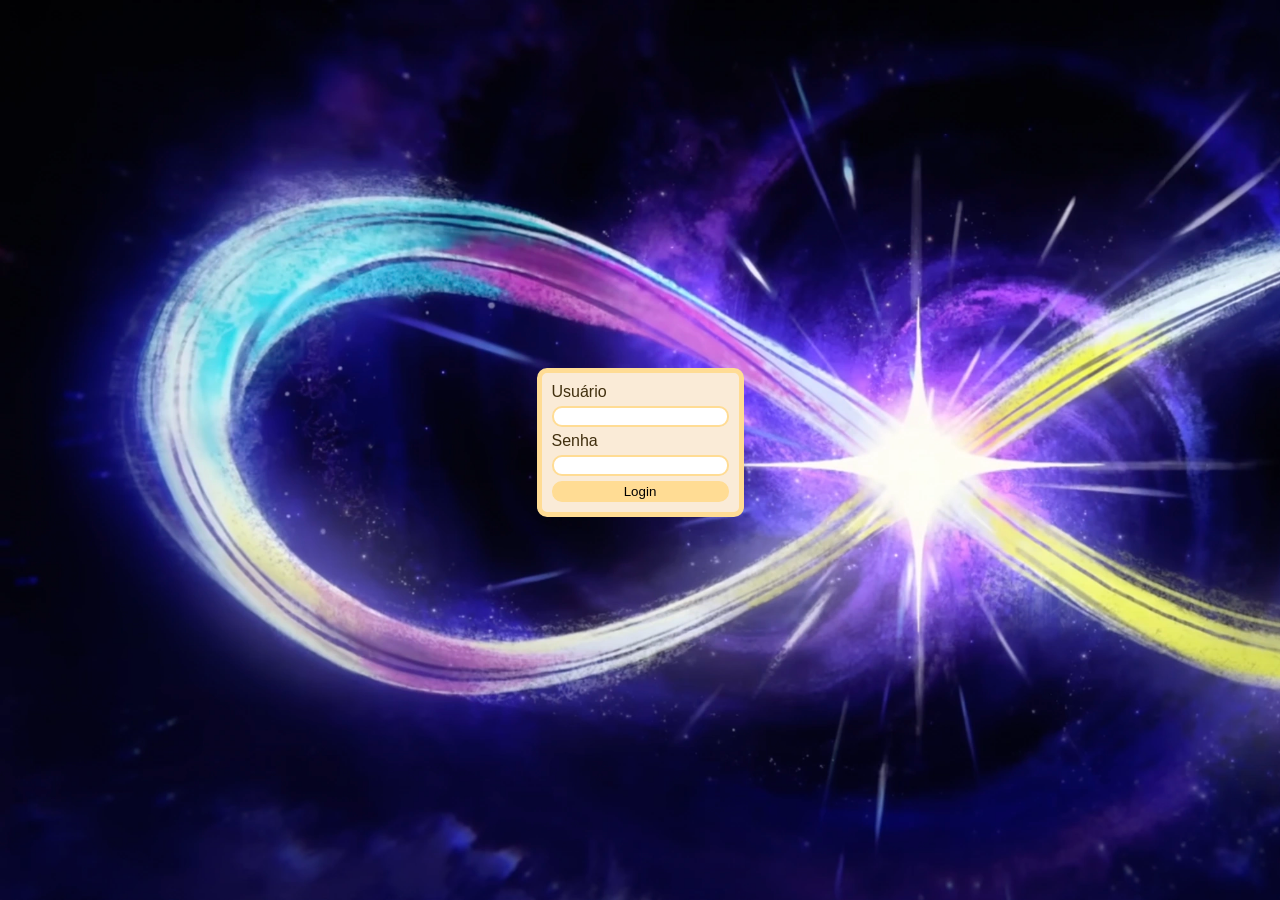
<file: index.html>
<html lang="en">

<head>
    <meta charset="UTF-8">
    <meta name="viewport" content="width=device-width, initial-scale=1.0">
    <link rel="stylesheet" href="style.css">
    <title>Login</title>
</head>

<body id="pagLogin">

    <form id="loginJogo">
        <label for="usuario" class="label">Usuário</label>
        <input type="text" id="usuario">

        <label for="senha" class="label">Senha</label>
        <input type="password" id="senha">

        <button type="submit" class="botao">Login</button>
    </form>

    <script src="scripts/script.js"></script>

</body>

</html>
</file>
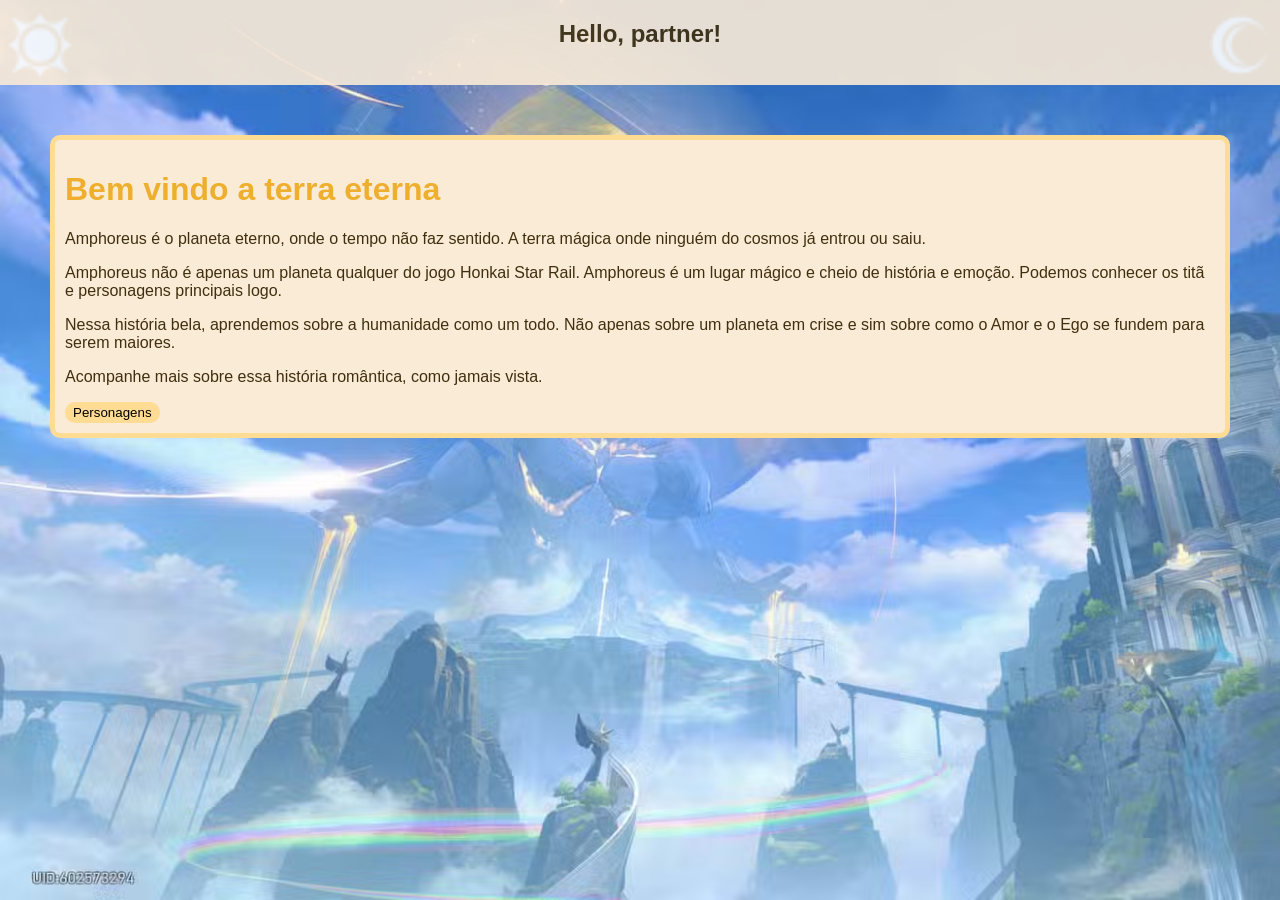
<file: index2.html>
<html lang="en">

<head>
    <meta charset="UTF-8">
    <meta name="viewport" content="width=device-width, initial-scale=1.0">
    <link rel="stylesheet" href="style.css">
    <title>Amphoreus</title>
</head>

<header>
    <nav>
        <img src="assets/sun.webp" alt="dia" class="imagemNav">
        <h1>Hello, partner!</h1>
        <img src="assets/moon.webp" alt="noite" class="imagemNav">
    </nav>
</header>

<body id="pagInicial">

    <div class="campo">
        <h1 class="titulo">Bem vindo a terra eterna</h1>
        <p class="texto">Amphoreus é o planeta eterno, onde o tempo não faz sentido. A terra mágica onde ninguém do
            cosmos já entrou
            ou saiu.</p>
        <p class="texto">Amphoreus não é apenas um planeta qualquer do jogo Honkai Star Rail. Amphoreus é um lugar
            mágico e cheio de
            história e emoção. Podemos conhecer os titã e personagens principais logo.</p>
        <p class="texto">Nessa história bela, aprendemos sobre a humanidade como um todo. Não apenas sobre um planeta em
            crise e sim
            sobre como o Amor e o Ego se fundem para serem maiores.</p>
        <p class="texto">Acompanhe mais sobre essa história romântica, como jamais vista.</p>


        <button class="botao" onclick="pgnPersonagens()">Personagens</button>

    </div>


    <script src="scripts/script.js"></script>
</body>

</html>
</file>
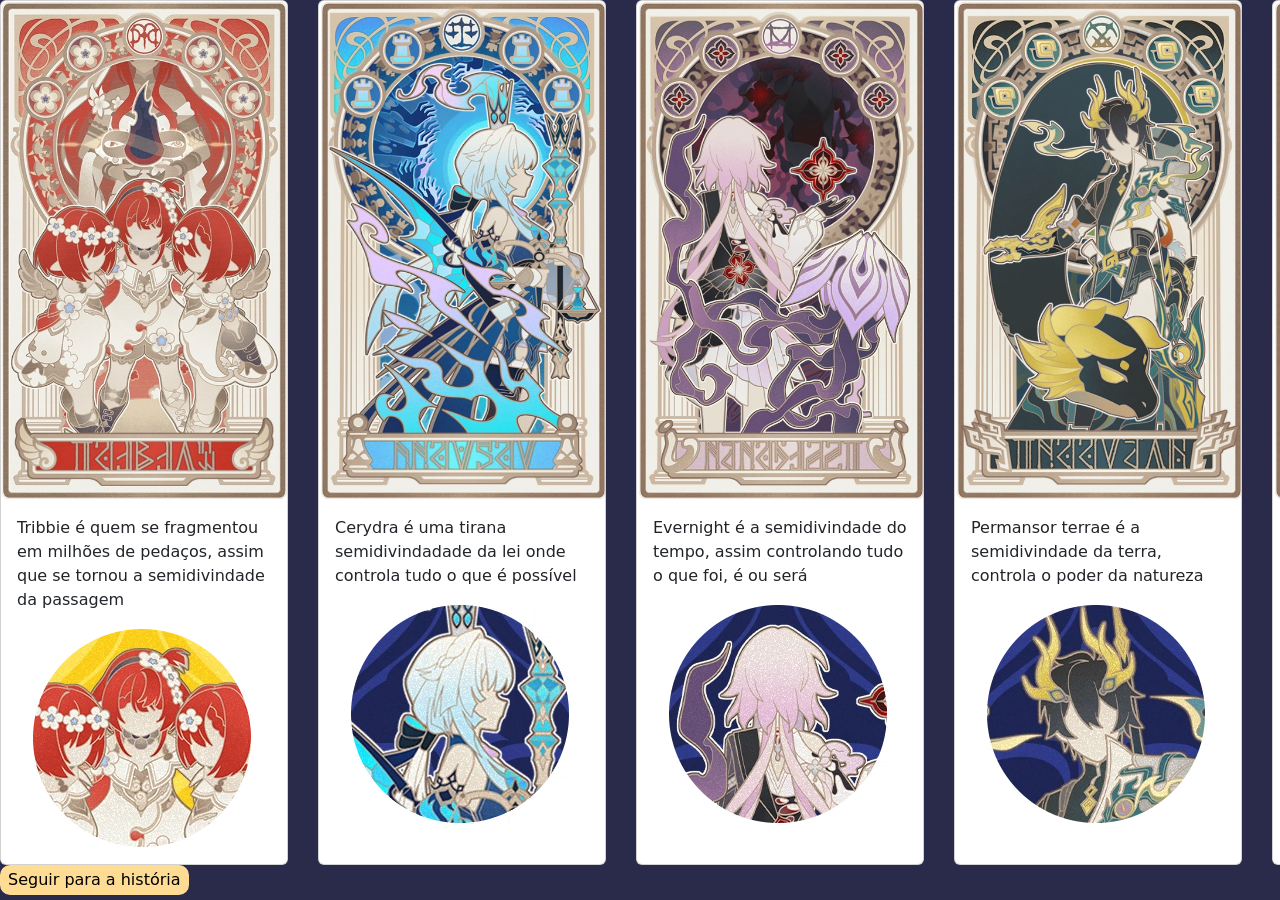
<file: index3.html>
<html lang="en">

<head>
    <meta charset="UTF-8">
    <meta name="viewport" content="width=device-width, initial-scale=1.0">
    <link href="https://cdn.jsdelivr.net/npm/bootstrap@5.3.8/dist/css/bootstrap.min.css" rel="stylesheet"
        integrity="sha384-sRIl4kxILFvY47J16cr9ZwB07vP4J8+LH7qKQnuqkuIAvNWLzeN8tE5YBujZqJLB" crossorigin="anonymous">
    <link rel="stylesheet" href="style.css">
    <title>Personagens</title>
</head>

<body id="pagPersonagens">

    <div class="inline">
        <div class="card" style="width: 18rem;">
            <a href="https://youtu.be/smmy-QQAGE4?si=cz6NPQ59PcPWkdxZ">
                <img src="assets/tribbiecard.webp" class="card-img-top" alt="tribbie">
            </a>
            <div class="card-body">
                <p class="card-text">Tribbie é quem se fragmentou em milhões de pedaços, assim que se tornou a
                    semidivindade da passagem</p>
                <img class="herois" src="assets/tribbie.webp" alt="tribbie">
            </div>
        </div>

        <div class="card" style="width: 18rem;">
            <a href="https://youtu.be/AudFPWzkW-k?si=9g7_QsCcqz3z9L7G">
                <img src="assets/cyredracard.webp" class="card-img-top" alt="cerydra">
            </a>
            <div class="card-body">
                <p class="card-text">Cerydra é uma tirana semidivindadade da lei onde controla tudo o que é possível</p>
                <img class="herois" src="assets/cyredra.webp" alt="cerydra">
            </div>
        </div>

        <div class="card" style="width: 18rem;">
            <a href="https://youtu.be/vh1ipA1aaUQ?si=6dHw49wR-ynomC2N">
                <img src="assets/encard.webp" class="card-img-top" alt="evernight">
            </a>
            <div class="card-body">
                <p class="card-text">Evernight é a semidivindade do tempo, assim controlando tudo o que foi, é ou será
                </p>
                <img class="herois" src="assets/en.webp" alt="evernight">
            </div>
        </div>

        <div class="card" style="width: 18rem;">
            <a href="https://youtu.be/m-pQBgRsXJI?si=U4NhpIz63yJ5o6XQ">
                <img src="assets/dhcard.webp" class="card-img-top" alt="danHeng">
            </a>
            <div class="card-body">
                <p class="card-text">Permansor terrae é a semidivindade da terra, controla o poder da natureza</p>
                <img class="herois" src="assets/dh.webp" alt="danHeng">
            </div>
        </div>

        <div class="card" style="width: 18rem;">
            <a href="https://youtu.be/-Yb1VobUdE0?si=xz8_G3mwdbDeCO7i">
                <img src="assets/hyasilenscard.webp" class="card-img-top" alt="hyasilens">
            </a>
            <div class="card-body">
                <p class="card-text">Hysilens é a semidivindade do mar, controla todas as águas</p>
                <img class="herois" src="assets/hysilens.webp" alt="hysilens">

            </div>
        </div>

        <div class="card" style="width: 18rem;">
            <a href="https://youtu.be/GhJOJxHZ20E?si=IZspgL7grBTOVOEv">
                <img src="assets/hyacinecard.webp" class="card-img-top" alt="hyacine">
            </a>
            <div class="card-body">
                <p class="card-text">Hyacine é a semidivindade do céu, controla o dia e a noite</p>
                <img class="herois" src="assets/hyacine.webp" alt="hyacine">
            </div>
        </div>

        <div class="card" style="width: 18rem;">
            <a href="https://youtu.be/GaT1GftoqV0?si=GcjQrq7fBxMFR_qn">
                <img src="assets/phainoncard.webp" class="card-img-top" alt="phainon">
            </a>
            <div class="card-body">
                <p class="card-text">Phainon é a semidivindade do mundo, controla o bem e o mal</p>
                <img class="herois" src="assets/phainon.webp" alt="phainon">
            </div>
        </div>

        <div class="card" style="width: 18rem;">
            <a href="https://youtu.be/jxVST5hF-P8?si=9TcCAxh63ZzbGp2j">
                <img src="assets/anaxacard.webp" class="card-img-top" alt="anaxa">
            </a>
            <div class="card-body">
                <p class="card-text">Anaxa é a semidivindade da razão, controla a razão e emoção</p>
                <img class="herois" src="assets/anaxa.webp" alt="anaxa">
            </div>
        </div>

        <div class="card" style="width: 18rem;">
            <a href="https://youtu.be/MwaB2-zFrBg?si=MS_yZWB1AJkURzL-">
                <img src="assets/aglaeacard.webp" class="card-img-top" alt="aglaea">
            </a>
            <div class="card-body">
                <p class="card-text">Aglaea é a semidivindade do romance, controla o romance e ódio</p>
                <img class="herois" src="assets/aglaea.webp" alt="aglaea">
            </div>
        </div>

        <div class="card" style="width: 18rem;">
            <a href="https://youtu.be/dywDrslYCJg?si=DtpouPzalnEzmOev">
                <img src="assets/mydeicard.webp" class="card-img-top" alt="mydei">
            </a>
            <div class="card-body">
                <p class="card-text">Mydei é a semidivindade do conflito, controla as brigas e conflitos</p>
                <img class="herois" src="assets/mydei.webp" alt="mydei">
            </div>
        </div>

        <div class="card" style="width: 18rem;">
            <a href="https://youtu.be/0FPvfC8g6-Q?si=A8fyjmeV6MCNUApD">
                <img src="assets/castoricecard.webp" class="card-img-top" alt="castorice">
            </a>
            <div class="card-body">
                <p class="card-text">Castorice é a semidivindade da morte, controla a vida e a morte</p>
                <img class="herois" src="assets/castorice.webp" alt="castorice">
            </div>
        </div>

        <div class="card" style="width: 18rem;">
            <a href="https://youtu.be/CxGowChsEdo?si=blCHdgjhDuWngFo6">
                <img src="assets/ciphercard.webp" class="card-img-top" alt="cipher">
            </a>
            <div class="card-body">
                <p class="card-text">Cipher é a semidivindade da trapaça, controla as mentiras e enganações</p>
                <img class="herois" src="assets/cipher.webp" alt="cipher">
            </div>
        </div>
    </div>
    <button class="botao" onclick="pgnHistoria()">Seguir para a história</button>

    <script src="scripts/script.js"></script>
</body>

</html>
</file>
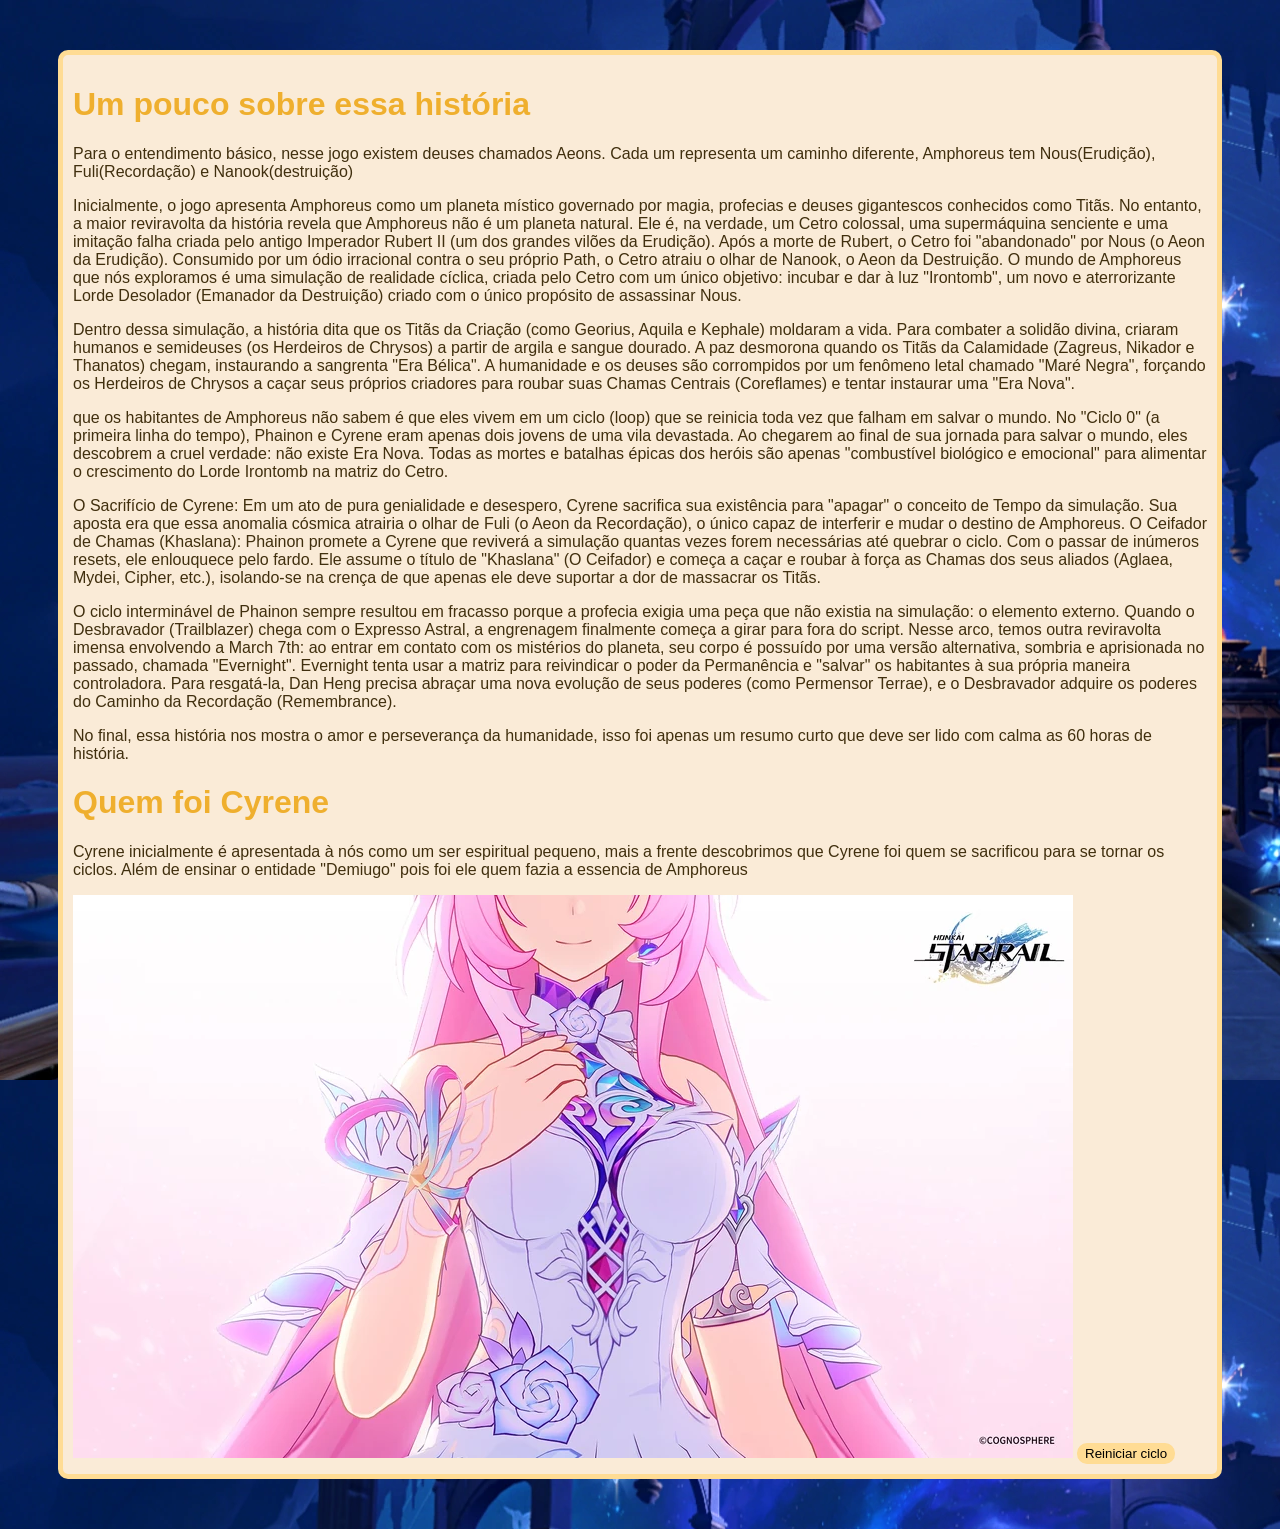
<file: index4.html>
<html lang="en">

<head>
    <meta charset="UTF-8">
    <meta name="viewport" content="width=device-width, initial-scale=1.0">
    <link rel="stylesheet" href="style.css">
    <title>Historia</title>
</head>

<body id="historia">

    <div class="campo">
        <h1 class="titulo">Um pouco sobre essa história</h1>
        <p class="texto">Para o entendimento básico, nesse jogo existem deuses chamados Aeons. Cada um representa um
            caminho diferente, Amphoreus tem Nous(Erudição), Fuli(Recordação) e Nanook(destruição)</p>
        <p class="texto">Inicialmente, o jogo apresenta Amphoreus como um planeta místico governado por magia, profecias
            e deuses gigantescos conhecidos como Titãs. No entanto, a maior reviravolta da história revela que Amphoreus
            não é um planeta natural.
            Ele é, na verdade, um Cetro colossal, uma supermáquina senciente e uma imitação falha criada pelo antigo
            Imperador Rubert II (um dos grandes vilões da Erudição). Após a morte de Rubert, o Cetro foi "abandonado"
            por Nous (o Aeon da Erudição). Consumido por um ódio irracional contra o seu próprio Path, o Cetro atraiu o
            olhar de Nanook, o Aeon da Destruição.
            O mundo de Amphoreus que nós exploramos é uma simulação de realidade cíclica, criada pelo Cetro com um único
            objetivo: incubar e dar à luz "Irontomb", um novo e aterrorizante Lorde Desolador (Emanador da Destruição)
            criado com o único propósito de assassinar Nous.</p>
        <p class="texto">Dentro dessa simulação, a história dita que os Titãs da Criação (como Georius, Aquila e
            Kephale) moldaram a vida. Para combater a solidão divina, criaram humanos e semideuses (os Herdeiros de
            Chrysos) a partir de argila e sangue dourado.
            A paz desmorona quando os Titãs da Calamidade (Zagreus, Nikador e Thanatos) chegam, instaurando a sangrenta
            "Era Bélica". A humanidade e os deuses são corrompidos por um fenômeno letal chamado "Maré Negra", forçando
            os Herdeiros de Chrysos a caçar seus próprios criadores para roubar suas Chamas Centrais (Coreflames) e
            tentar instaurar uma "Era Nova".</p>
        <p class="texto">que os habitantes de Amphoreus não sabem é que eles vivem em um ciclo (loop) que se reinicia
            toda vez que falham em salvar o mundo.
            No "Ciclo 0" (a primeira linha do tempo), Phainon e Cyrene eram apenas dois jovens de uma vila devastada. Ao
            chegarem ao final de sua jornada para salvar o mundo, eles descobrem a cruel verdade: não existe Era Nova.
            Todas as mortes e batalhas épicas dos heróis são apenas "combustível biológico e emocional" para alimentar o
            crescimento do Lorde Irontomb na matriz do Cetro.</p>
        <p class="texto">O Sacrifício de Cyrene: Em um ato de pura genialidade e desespero, Cyrene sacrifica sua
            existência para "apagar" o conceito de Tempo da simulação. Sua aposta era que essa anomalia cósmica atrairia
            o olhar de Fuli (o Aeon da Recordação), o único capaz de interferir e mudar o destino de Amphoreus.

            O Ceifador de Chamas (Khaslana): Phainon promete a Cyrene que reviverá a simulação quantas vezes forem
            necessárias até quebrar o ciclo. Com o passar de inúmeros resets, ele enlouquece pelo fardo. Ele assume o
            título de "Khaslana" (O Ceifador) e começa a caçar e roubar à força as Chamas dos seus aliados (Aglaea,
            Mydei, Cipher, etc.), isolando-se na crença de que apenas ele deve suportar a dor de massacrar os Titãs.</p>
        <p class="texto">O ciclo interminável de Phainon sempre resultou em fracasso porque a profecia exigia uma peça
            que não existia na simulação: o elemento externo. Quando o Desbravador (Trailblazer) chega com o Expresso
            Astral, a engrenagem finalmente começa a girar para fora do script.
            Nesse arco, temos outra reviravolta imensa envolvendo a March 7th: ao entrar em contato com os mistérios do
            planeta, seu corpo é possuído por uma versão alternativa, sombria e aprisionada no passado, chamada
            "Evernight". Evernight tenta usar a matriz para reivindicar o poder da Permanência e "salvar" os habitantes
            à sua própria maneira controladora.
            Para resgatá-la, Dan Heng precisa abraçar uma nova evolução de seus poderes (como Permensor Terrae), e o
            Desbravador adquire os poderes do Caminho da Recordação (Remembrance).</p>
        <p class="texto">No final, essa história nos mostra o amor e perseverança da humanidade, isso foi apenas um
            resumo curto que deve ser lido com calma as 60 horas de história.</p>
        <h1 class="titulo">Quem foi Cyrene</h1>
        <p class="texto">Cyrene inicialmente é apresentada à nós como um ser espiritual pequeno, mais a frente
            descobrimos que Cyrene foi quem se sacrificou para se tornar os ciclos. Além de ensinar o entidade "Demiugo"
            pois foi ele quem fazia a essencia de Amphoreus</p>
        <img src="assets/cyrene.webp" alt="Cyrene">

        <button class="botao" onclick="inicio()">Reiniciar ciclo</button>
    </div>

    <script src="scripts/script.js"></script>
</body>

</html>
</file>
<file: style.css>
:root {
    --padrao: #FFDC94;
    --escrita: #402F0E;
    --fundo: #faebd7;
    --titulo: #EFAF2E;
    --fundocriacao: #2a2a4b;
}

#pagLogin {
    background-image: url(assets/World_Amphoreus.webp);
    background-size: cover;
    display: flex;
    justify-content: center;
    align-items: center;
}

#loginJogo {
    display: inline-flex;
    flex-direction: column;
    padding: 10px;
    background-color: var(--fundo);
    gap: 5px;
    font-family: 'Segoe UI', Tahoma, Geneva, Verdana, sans-serif;
    border: 5px solid var(--padrao);
    border-radius: 10px;
}

.botao {
    border: solid 2px var(--padrao);
    background-color: var(--padrao);
    border-radius: 10px;
}

#usuario {
    border: solid 2px var(--padrao);
    border-radius: 10px;
}

#senha {
    border: solid 2px var(--padrao);
    border-radius: 10px;
}

.label {
    color: var(--escrita);
}

nav {
    background-color: var(--fundo);
    display: flex;
    justify-content: space-between;
    font-family: 'Lucida Sans', 'Lucida Sans Regular', 'Lucida Grande', 'Lucida Sans Unicode', Geneva, Verdana, sans-serif;
    color: var(--escrita);
    opacity: 90%;
}

.imagemNav {
    padding-top: 5px;
    height: 80px;
    width: auto;
}

#pagInicial {
    margin: 0;
    background-image: url(assets/amphoreus.avif);
    background-size: cover;
}

.campo {
    padding: 10px;
    background-color: var(--fundo);
    margin: 50px;
    border: solid 5px var(--padrao);
    border-radius: 10px;
}

.titulo {
    font-family: 'Gill Sans', 'Gill Sans MT', Calibri, 'Trebuchet MS', sans-serif;
    color: var(--titulo);
}

.texto {
    font-family: 'Lucida Sans', 'Lucida Sans Regular', 'Lucida Grande', 'Lucida Sans Unicode', Geneva, Verdana, sans-serif;
    color: var(--escrita);
}

#pagPersonagens {
    background-color: var(--fundocriacao);
}

.inline {
    display: inline-flex;
    gap: 30px;

}

.padtop {
    padding-top: 20px;
}

.herois {
    padding-left: 15px;
}

#historia{
    background-image: url(assets/criacao.webp);
}
</file>
